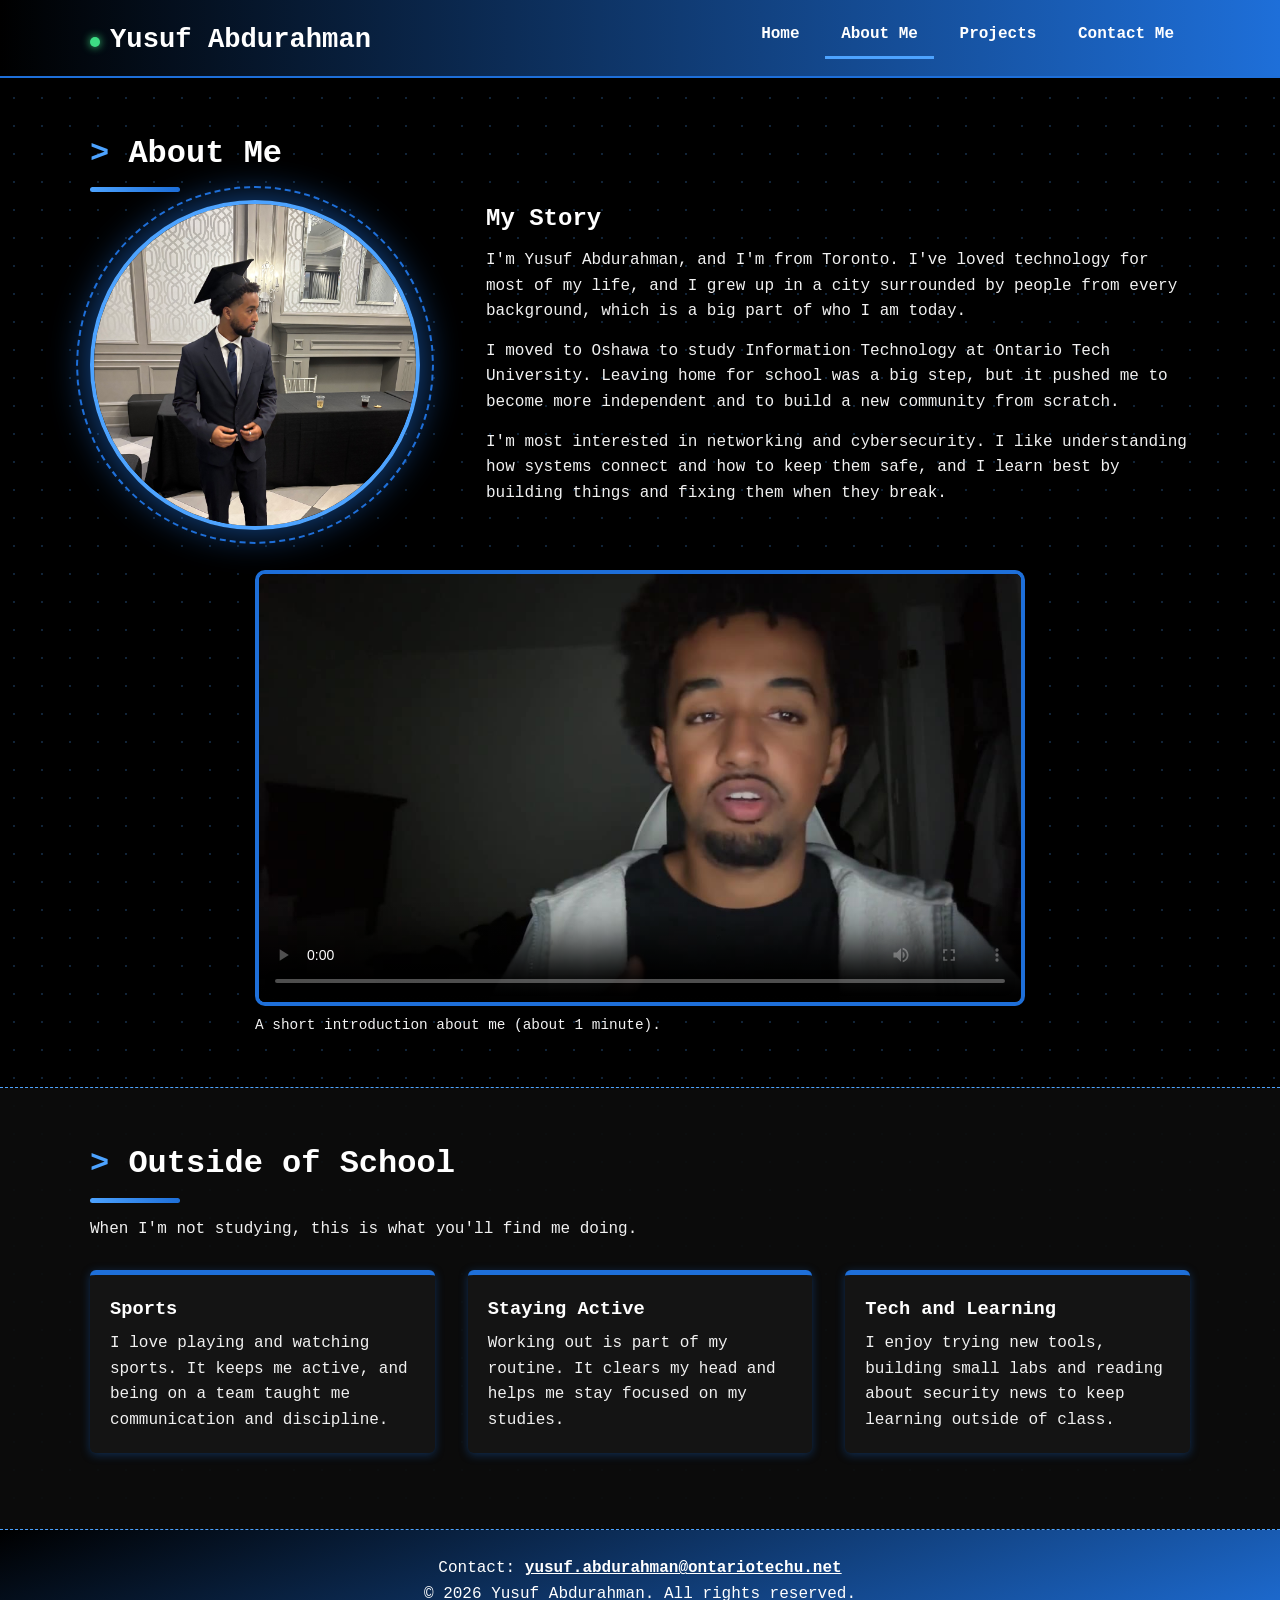
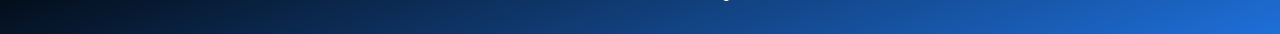
<file: about.html>
<!DOCTYPE html>
<html lang="en">
<head>
  <meta charset="UTF-8">
  <meta name="viewport" content="width=device-width, initial-scale=1.0">
  <meta name="description" content="About Yusuf Abdurahman: my story, my school and what I do outside of class.">
  <title>Yusuf Abdurahman | About Me</title>
  <link rel="stylesheet" href="css/style.css">
  <link rel="stylesheet" href="css/mobile.css" media="screen and (max-width: 767px)">
  <link rel="stylesheet" href="css/tablet.css" media="screen and (min-width: 768px) and (max-width: 1023px)">
  <link rel="stylesheet" href="css/laptop.css" media="screen and (min-width: 1024px)">
</head>
<body>

  <header class="site-header">
    <div class="container">
      <div class="logo"><a href="index.html">Yusuf Abdurahman</a></div>
      <nav class="main-nav" aria-label="Main navigation">
        <ul>
          <li><a href="index.html">Home</a></li>
          <li><a href="about.html" aria-current="page">About Me</a></li>
          <li><a href="projects.html">Projects</a></li>
          <li><a href="contact.html">Contact Me</a></li>
        </ul>
      </nav>
    </div>
  </header>

  <main>
    <section class="section" aria-labelledby="about-heading">
      <div class="container clearfix">
        <h1 class="section-title" id="about-heading">About Me</h1>

        <div class="about-photo">
          <img src="images/profile.jpeg" alt="Yusuf Abdurahman in a suit and graduation cap" width="400" height="400">
        </div>

        <article class="about-text">
          <h2>My Story</h2>
          <p>I'm Yusuf Abdurahman, and I'm from Toronto. I've loved technology for most of my life, and I grew up in a city surrounded by people from every background, which is a big part of who I am today.</p>
          <p>I moved to Oshawa to study Information Technology at Ontario Tech University. Leaving home for school was a big step, but it pushed me to become more independent and to build a new community from scratch.</p>
          <p>I'm most interested in networking and cybersecurity. I like understanding how systems connect and how to keep them safe, and I learn best by building things and fixing them when they break.</p>
        </article>

        <figure class="video-wrap">
          <video controls preload="metadata" poster="images/video-poster.jpg" width="1280" height="720">
            <source src="videos/intro.mp4" type="video/mp4">
            Your browser does not support the video tag.
          </video>
          <figcaption>A short introduction about me (about 1 minute).</figcaption>
        </figure>
      </div>
    </section>

    <section class="section section-alt" aria-labelledby="hobbies-heading">
      <div class="container clearfix">
        <h2 class="section-title" id="hobbies-heading">Outside of School</h2>
        <p class="section-intro">When I'm not studying, this is what you'll find me doing.</p>

        <article class="skill">
          <h3>Sports</h3>
          <p>I love playing and watching sports. It keeps me active, and being on a team taught me communication and discipline.</p>
        </article>
        <article class="skill">
          <h3>Staying Active</h3>
          <p>Working out is part of my routine. It clears my head and helps me stay focused on my studies.</p>
        </article>
        <article class="skill">
          <h3>Tech and Learning</h3>
          <p>I enjoy trying new tools, building small labs and reading about security news to keep learning outside of class.</p>
        </article>
      </div>
    </section>
  </main>

  <footer class="site-footer">
    <div class="container">
      <p>Contact: <a href="mailto:yusuf.abdurahman@ontariotechu.net">yusuf.abdurahman@ontariotechu.net</a></p>
      <p>&copy; 2026 Yusuf Abdurahman. All rights reserved.</p>
    </div>
  </footer>

</body>
</html>
</file>
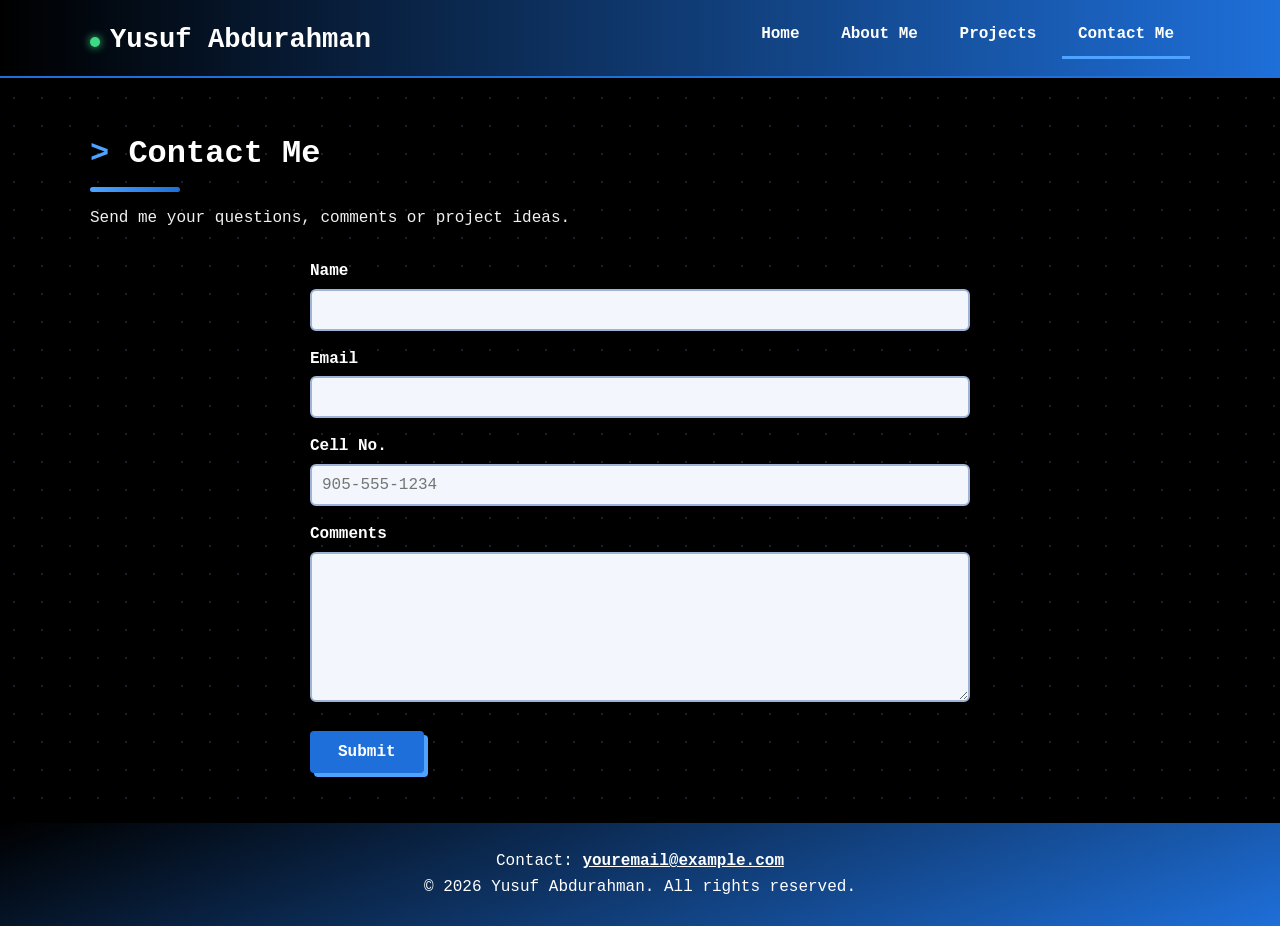
<file: contact.html>
<!DOCTYPE html>
<html lang="en">
<head>
  <meta charset="UTF-8">
  <meta name="viewport" content="width=device-width, initial-scale=1.0">
  <meta name="description" content="Contact Yusuf Abdurahman.">
  <title>Yusuf Abdurahman | Contact Me</title>
  <link rel="stylesheet" href="css/style.css">
  <link rel="stylesheet" href="css/mobile.css" media="screen and (max-width: 767px)">
  <link rel="stylesheet" href="css/tablet.css" media="screen and (min-width: 768px) and (max-width: 1023px)">
  <link rel="stylesheet" href="css/laptop.css" media="screen and (min-width: 1024px)">
  <link rel="preconnect" href="https://fonts.googleapis.com">
<link rel="preconnect" href="https://fonts.gstatic.com" crossorigin>
<link href="https://fonts.googleapis.com/css2?family=Nunito:wght@400;600;700;800&display=swap" rel="stylesheet">
</head>
<body>

  <header class="site-header">
    <div class="container">
      <div class="logo"><a href="index.html">Yusuf Abdurahman</a></div>
      <nav class="main-nav" aria-label="Main navigation">
        <ul>
          <li><a href="index.html">Home</a></li>
          <li><a href="about.html">About Me</a></li>
          <li><a href="projects.html">Projects</a></li>
          <li><a href="contact.html" aria-current="page">Contact Me</a></li>
        </ul>
      </nav>
    </div>
  </header>

  <main>
    <section class="section" aria-labelledby="contact-heading">
      <div class="container">
        <h1 class="section-title" id="contact-heading">Contact Me</h1>
        <p class="section-intro">Send me your questions, comments or project ideas.</p>

        <!-- Validation uses only HTML5 attributes:
             required = field cannot be empty
             type="email" = must look like an email address
             pattern = text must match the pattern (phone: 10 digits)
             minlength / maxlength = limits on the number of characters -->
        <form class="contact-form" action="mailto:youremail@example.com" method="post" enctype="text/plain">
          <label for="name">Name</label>
          <input type="text" id="name" name="name" required minlength="2" maxlength="60"
                 pattern="[A-Za-z .'\-]{2,60}" title="Letters only, at least 2 characters" autocomplete="name">

          <label for="email">Email</label>
          <input type="email" id="email" name="email" required autocomplete="email">

          <label for="phone">Cell No.</label>
          <input type="tel" id="phone" name="phone" required placeholder="905-555-1234"
                 pattern="[0-9]{3}[\- ]?[0-9]{3}[\- ]?[0-9]{4}"
                 title="10-digit phone number, like 905-555-1234" autocomplete="tel">

          <label for="comments">Comments</label>
          <textarea id="comments" name="comments" required minlength="10" maxlength="500"></textarea>

          <button type="submit" class="btn">Submit</button>
        </form>
      </div>
    </section>
  </main>

  <footer class="site-footer">
    <div class="container">
      <p>Contact: <a href="mailto:youremail@example.com">youremail@example.com</a></p>
      <p>&copy; 2026 Yusuf Abdurahman. All rights reserved.</p>
    </div>
  </footer>

</body>
</html>
</file>
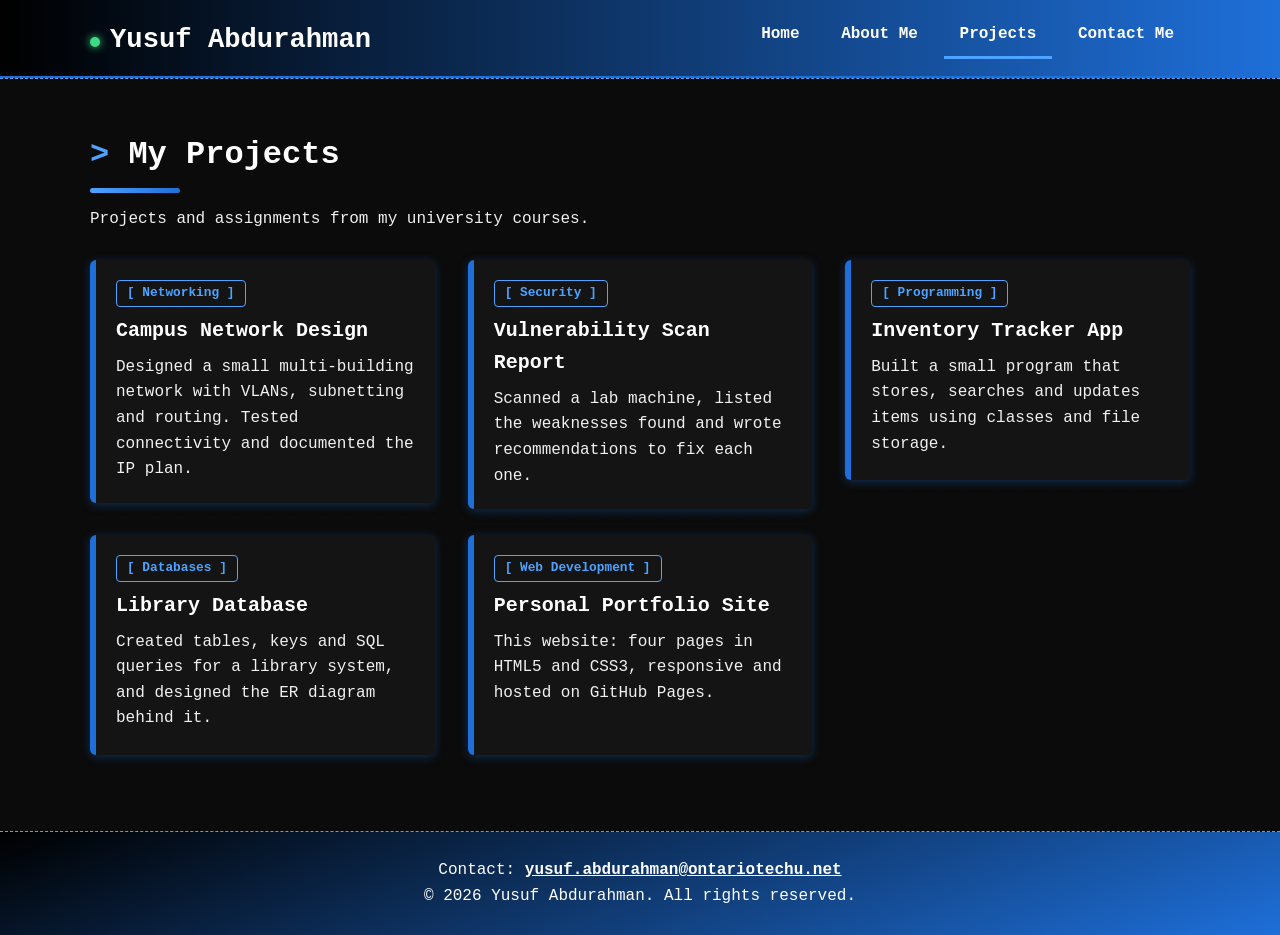
<file: projects.html>
<!DOCTYPE html>
<html lang="en">
<head>
  <meta charset="UTF-8">
  <meta name="viewport" content="width=device-width, initial-scale=1.0">
  <meta name="description" content="Projects and assignments by Yusuf Abdurahman.">
  <title>Yusuf Abdurahman | Projects</title>
  <link rel="stylesheet" href="css/style.css">
  <link rel="stylesheet" href="css/mobile.css" media="screen and (max-width: 767px)">
  <link rel="stylesheet" href="css/tablet.css" media="screen and (min-width: 768px) and (max-width: 1023px)">
  <link rel="stylesheet" href="css/laptop.css" media="screen and (min-width: 1024px)">
  <link rel="preconnect" href="https://fonts.googleapis.com">
<link rel="preconnect" href="https://fonts.gstatic.com" crossorigin>
<link href="https://fonts.googleapis.com/css2?family=Nunito:wght@400;600;700;800&display=swap" rel="stylesheet">
</head>
<body>

  <header class="site-header">
    <div class="container">
      <div class="logo"><a href="index.html">Yusuf Abdurahman</a></div>
      <nav class="main-nav" aria-label="Main navigation">
        <ul>
          <li><a href="index.html">Home</a></li>
          <li><a href="about.html">About Me</a></li>
          <li><a href="projects.html" aria-current="page">Projects</a></li>
          <li><a href="contact.html">Contact Me</a></li>
        </ul>
      </nav>
    </div>
  </header>

  <main>
    <section class="section section-alt" aria-labelledby="projects-heading">
      <div class="container clearfix">
        <h1 class="section-title" id="projects-heading">My Projects</h1>
        <p class="section-intro">Projects and assignments from my university courses.</p>

        <article class="project">
          <span class="course">Networking</span>
          <h2>Campus Network Design</h2>
          <p>Designed a small multi-building network with VLANs, subnetting and routing. Tested connectivity and documented the IP plan.</p>
        </article>

        <article class="project">
          <span class="course">Security</span>
          <h2>Vulnerability Scan Report</h2>
          <p>Scanned a lab machine, listed the weaknesses found and wrote recommendations to fix each one.</p>
        </article>

        <article class="project">
          <span class="course">Programming</span>
          <h2>Inventory Tracker App</h2>
          <p>Built a small program that stores, searches and updates items using classes and file storage.</p>
        </article>

        <article class="project">
          <span class="course">Databases</span>
          <h2>Library Database</h2>
          <p>Created tables, keys and SQL queries for a library system, and designed the ER diagram behind it.</p>
        </article>

        <article class="project">
          <span class="course">Web Development</span>
          <h2>Personal Portfolio Site</h2>
          <p>This website: four pages in HTML5 and CSS3, responsive and hosted on GitHub Pages.</p>
        </article>
      </div>
    </section>
  </main>

  <footer class="site-footer">
    <div class="container">
      <p>Contact: <a href="mailto:yusuf.abdurahman@ontariotechu.net">yusuf.abdurahman@ontariotechu.net</a></p>
      <p>&copy; 2026 Yusuf Abdurahman. All rights reserved.</p>
    </div>
  </footer>

</body>
</html>
</file>
<file: css/style.css>
/* style.css - shared by all pages. No flexbox: layout uses floats and % widths. */

/* Color scheme: black and blue */
:root {
  --black: #000000;       /* page background */
  --panel: #141414;       /* cards */
  --dark: #0d0d0d;        /* alternate sections */
  --blue: #1e6fd9;        /* main brand color */
  --accent: #4da3ff;      /* light blue: links, highlights */
  --text: #f1f1f1;        /* body text */
  --white: #ffffff;
}

/* Reset */
* { box-sizing: border-box; margin: 0; padding: 0; }

body {
  font-family: "Courier New", Courier, monospace;
  color: var(--text);
  background: var(--black);
  line-height: 1.6;
}

img, video { max-width: 100%; height: auto; display: block; }
a { color: var(--accent); }

/* Clearfix: lets a parent wrap around floated children */
.clearfix::after { content: ""; display: table; clear: both; }

.container { width: 90%; max-width: 1100px; margin: 0 auto; }

/* Header + navigation */
.site-header {
  /* GRADIENT 1: linear, left to right (black to blue) */
  background: linear-gradient(to right, var(--black), var(--blue));
  border-bottom: 2px solid var(--blue);
  color: var(--white);
  padding: 14px 0;
}
.logo { font-size: 1.5rem; font-weight: 700; }
.logo a { color: var(--white); text-decoration: none; }
.main-nav ul { list-style: none; }
.main-nav li { display: inline-block; }
.main-nav a {
  display: block;
  color: var(--white);
  text-decoration: none;
  font-weight: 700;
  padding: 6px 12px;
  border-bottom: 3px solid transparent;
}
.main-nav a:hover,
.main-nav a:focus,
.main-nav a[aria-current="page"] { border-bottom-color: var(--accent); }

/* Hero */
.hero {
  /* GRADIENT 2: angled linear gradient (135deg) */
  background: linear-gradient(135deg, #000000 55%, #0b1a33 100%);
  padding: 50px 0;
}
.hero-photo img,
.about-photo img {
  border-radius: 50%;
  width: 100%;
  aspect-ratio: 1 / 1;
  object-fit: cover;
  object-position: 50% 10%;   /* keeps the face in the circle */
  box-shadow: 0 0 45px 12px rgba(30, 111, 217, 0.55);  /* blue glow */
}
.hero-text .hello { font-size: 1.4rem; font-weight: 700; }
.hero-text h1 { font-size: 2.4rem; color: var(--white); line-height: 1.15; font-weight: 700; }
.hero-text .role { font-size: 1.5rem; font-weight: 700; margin: 6px 0 14px; }
.hero-text p { margin-bottom: 16px; }

.typed {
  color: var(--accent);
  border-right: 3px solid var(--accent);   /* blinking cursor */
  padding-right: 4px;
  animation: blink 0.8s steps(1) infinite;
}
@keyframes blink { 50% { border-right-color: transparent; } }

strong { font-weight: 700; color: var(--accent); }

.social-links { list-style: none; margin-bottom: 18px; }
.social-links li { display: inline-block; margin-right: 8px; }
.social-links a {
  display: block;
  width: 38px;
  height: 38px;
  line-height: 34px;
  text-align: center;
  border: 2px solid var(--blue);
  border-radius: 50%;
  text-decoration: none;
  font-weight: 700;
  font-size: 0.85rem;
}
.social-links a:hover,
.social-links a:focus { background: var(--blue); color: var(--white); }

/* Buttons */
.btn {
  display: inline-block;
  background: var(--blue);
  color: var(--white);
  text-decoration: none;
  font-family: inherit;
  font-weight: 700;
  padding: 10px 26px;
  border-radius: 30px;
  border: 2px solid var(--blue);
  cursor: pointer;
  font-size: 1rem;
}
.btn:hover, .btn:focus {
  background: var(--accent);
  border-color: var(--accent);
  color: var(--black);
}
.btn-outline { background: transparent; color: var(--accent); border-color: var(--accent); }
.btn-outline:hover, .btn-outline:focus { color: var(--black); }

/* Sections */
.section { padding: 50px 0; }
.section-alt { background: var(--dark); }
.section-title { font-size: 2rem; color: var(--white); margin-bottom: 8px; font-weight: 700; }
.section-title::after {
  content: "";
  display: block;
  width: 90px;
  height: 5px;
  margin-top: 8px;
  border-radius: 3px;
  /* GRADIENT 3: angled bar under each heading */
  background: linear-gradient(90deg, var(--accent), var(--blue));
}
.section-intro { margin: 14px 0 28px; max-width: 700px; }

/* Cards */
.skill {
  background: var(--panel);
  border-top: 5px solid var(--blue);
  border-radius: 6px;
  padding: 20px;
  box-shadow: 0 2px 10px rgba(30, 111, 217, 0.35);
}
.skill h3 { color: var(--white); margin-bottom: 6px; font-weight: 700; }

.project {
  background: var(--panel);
  border-left: 6px solid var(--blue);
  border-radius: 6px;
  padding: 20px;
  box-shadow: 0 2px 10px rgba(30, 111, 217, 0.35);
}
.project h2 { font-size: 1.25rem; color: var(--white); margin-bottom: 8px; font-weight: 700; }
.project .course {
  display: inline-block;
  background: var(--blue);
  color: var(--white);
  font-size: 0.8rem;
  font-weight: 700;
  padding: 2px 10px;
  border-radius: 12px;
  margin-bottom: 8px;
}

/* About page */
.about-text h2 { color: var(--white); margin-bottom: 10px; font-weight: 700; }
.about-text p { margin-bottom: 14px; }
.video-wrap video { width: 100%; border-radius: 10px; background: #000; border: 4px solid var(--blue); }
.video-wrap figcaption { margin-top: 8px; font-size: 0.9rem; }

/* Contact form */
.contact-form label { display: block; font-weight: 700; margin: 16px 0 4px; color: var(--white); }
.contact-form input,
.contact-form textarea {
  width: 100%;
  padding: 10px;
  font-size: 1rem;
  font-family: inherit;
  color: #111111;
  border: 2px solid #9db4d6;
  border-radius: 6px;
  background: #f3f7fd;
}
.contact-form input:focus,
.contact-form textarea:focus { outline: 3px solid var(--accent); border-color: var(--blue); }
.contact-form textarea { height: 150px; resize: vertical; }
.contact-form .btn { margin-top: 20px; }

/* Footer */
.site-footer {
  /* GRADIENT 4: angled (160deg) */
  background: linear-gradient(160deg, var(--black), var(--blue));
  color: var(--white);
  text-align: center;
  padding: 26px 0;
}
.site-footer a { color: var(--white); font-weight: 700; }
/* ==== Custom design layer: terminal / network look ==== */

/* 1. Dotted grid background, like a network diagram */
body {
  background-image: radial-gradient(rgba(77, 163, 255, 0.22) 1px, transparent 1px);
  background-size: 28px 28px;
}
.hero {
  background:
    radial-gradient(rgba(77, 163, 255, 0.22) 1px, transparent 1px),
    linear-gradient(135deg, #000000 55%, #0b1a33 100%);
  background-size: 28px 28px, auto;
}
.section-alt {
  background: rgba(13, 13, 13, 0.92);
  border-top: 1px dashed var(--accent);
  border-bottom: 1px dashed var(--accent);
}

/* 2. Terminal prompts in front of text */
.hero-text .hello::before { content: "$ "; color: var(--accent); }
.section-title::before { content: "> "; color: var(--accent); }

/* 3. Pulsing "online" dot next to your name in the header */
.logo a::before {
  content: "";
  display: inline-block;
  width: 10px;
  height: 10px;
  margin-right: 10px;
  border-radius: 50%;
  background: #3ddc84;
  box-shadow: 0 0 8px #3ddc84;
  animation: pulse 1.6s ease-in-out infinite;
}
@keyframes pulse {
  0%, 100% { opacity: 1; }
  50% { opacity: 0.3; }
}

/* 4. Photo: glowing ring with a dashed orbit around it */
.hero-photo img,
.about-photo img {
  border: 4px solid var(--accent);
  outline: 2px dashed var(--blue);
  outline-offset: 12px;
  box-shadow: 0 0 35px 6px rgba(30, 111, 217, 0.55);
}

/* 5. Cards lift and glow when you hover */
.skill,
.project {
  transition: transform 0.25s, box-shadow 0.25s;
}
.skill:hover,
.project:hover {
  transform: translateY(-6px);
  box-shadow: 0 10px 28px rgba(77, 163, 255, 0.55);
}

/* 6. Buttons: hard offset shadow, square-ish corners */
.btn {
  border-radius: 4px;
  box-shadow: 4px 4px 0 var(--accent);
  transition: transform 0.15s, box-shadow 0.15s;
}
.btn:hover,
.btn:focus {
  transform: translate(3px, 3px);
  box-shadow: 1px 1px 0 var(--accent);
}
.btn-outline { box-shadow: 4px 4px 0 var(--blue); }

/* 7. Terminal look on project tags and nav */
.project .course::before { content: "[ "; }
.project .course::after { content: " ]"; }
.project .course { border-radius: 4px; background: transparent; border: 1px solid var(--accent); color: var(--accent); }

/* 8. Highlighted text color when you select it */
::selection { background: var(--accent); color: var(--black); }

/* 9. Respect people who prefer no animation */
@media (prefers-reduced-motion: reduce) {
  * { animation: none !important; transition: none !important; }
}
</file>
<file: css/mobile.css>
.logo { text-align: center; margin-bottom: 8px; }
.main-nav { text-align: center; }
.main-nav a { padding: 6px 8px; font-size: 0.95rem; }

.hero { padding: 30px 0; text-align: center; }
.hero-photo { width: 65%; margin: 0 auto 26px; }
.hero-text h1 { font-size: 2rem; }
.hero-text .role { font-size: 1.25rem; }

.skill, .project { width: 100%; margin-bottom: 18px; }

.about-photo { width: 65%; margin: 0 auto 26px; }
.about-text, .video-wrap { width: 100%; margin-bottom: 26px; }

.contact-form { width: 100%; }
.contact-form .btn { width: 100%; }
  .main-nav a { font-size: 0.85rem; padding: 6px 6px; }
</file>
<file: css/tablet.css>
.logo { float: left; margin-top: 4px; }
.main-nav { float: right; }
.site-header .container::after { content: ""; display: table; clear: both; }

.hero-photo { float: left; width: 38%; }
.hero-text { float: right; width: 58%; margin-top: 10px; }
.hero .container::after { content: ""; display: table; clear: both; }

/* 2 cards per row: 48% + 4% gap + 48% */
.skill, .project { float: left; width: 48%; margin: 0 4% 22px 0; }
.skill:nth-of-type(2n), .project:nth-of-type(2n) { margin-right: 0; }
.skill:nth-of-type(2n + 1), .project:nth-of-type(2n + 1) { clear: left; }
.project { min-height: 190px; }

.about-photo { float: left; width: 34%; }
.about-text { float: right; width: 60%; }
.video-wrap { clear: both; padding-top: 30px; width: 80%; margin: 0 auto; }

.contact-form { width: 80%; margin: 0 auto; }
</file>
<file: css/laptop.css>
.logo { float: left; margin-top: 4px; font-size: 1.7rem; }
.main-nav { float: right; }
.main-nav a { padding: 8px 16px; }
.site-header .container::after { content: ""; display: table; clear: both; }

.hero { padding: 70px 0; }
.hero-photo { float: left; width: 36%; margin-left: 2%; }
.hero-text { float: right; width: 56%; margin-top: 20px; }
.hero-text h1 { font-size: 3rem; }
.hero .container::after { content: ""; display: table; clear: both; }

/* 3 cards per row: 31.33% x 3 + 3% x 2 = 100% */
.skill, .project { float: left; width: 31.33%; margin: 0 3% 26px 0; }
.skill:nth-of-type(3n), .project:nth-of-type(3n) { margin-right: 0; }
.skill:nth-of-type(3n + 1), .project:nth-of-type(3n + 1) { clear: left; }
.project { min-height: 220px; }

.about-photo { float: left; width: 30%; }
.about-text { float: right; width: 64%; }
.video-wrap { clear: both; padding-top: 40px; width: 70%; margin: 0 auto; }

.contact-form { width: 60%; margin: 0 auto; }
</file>
